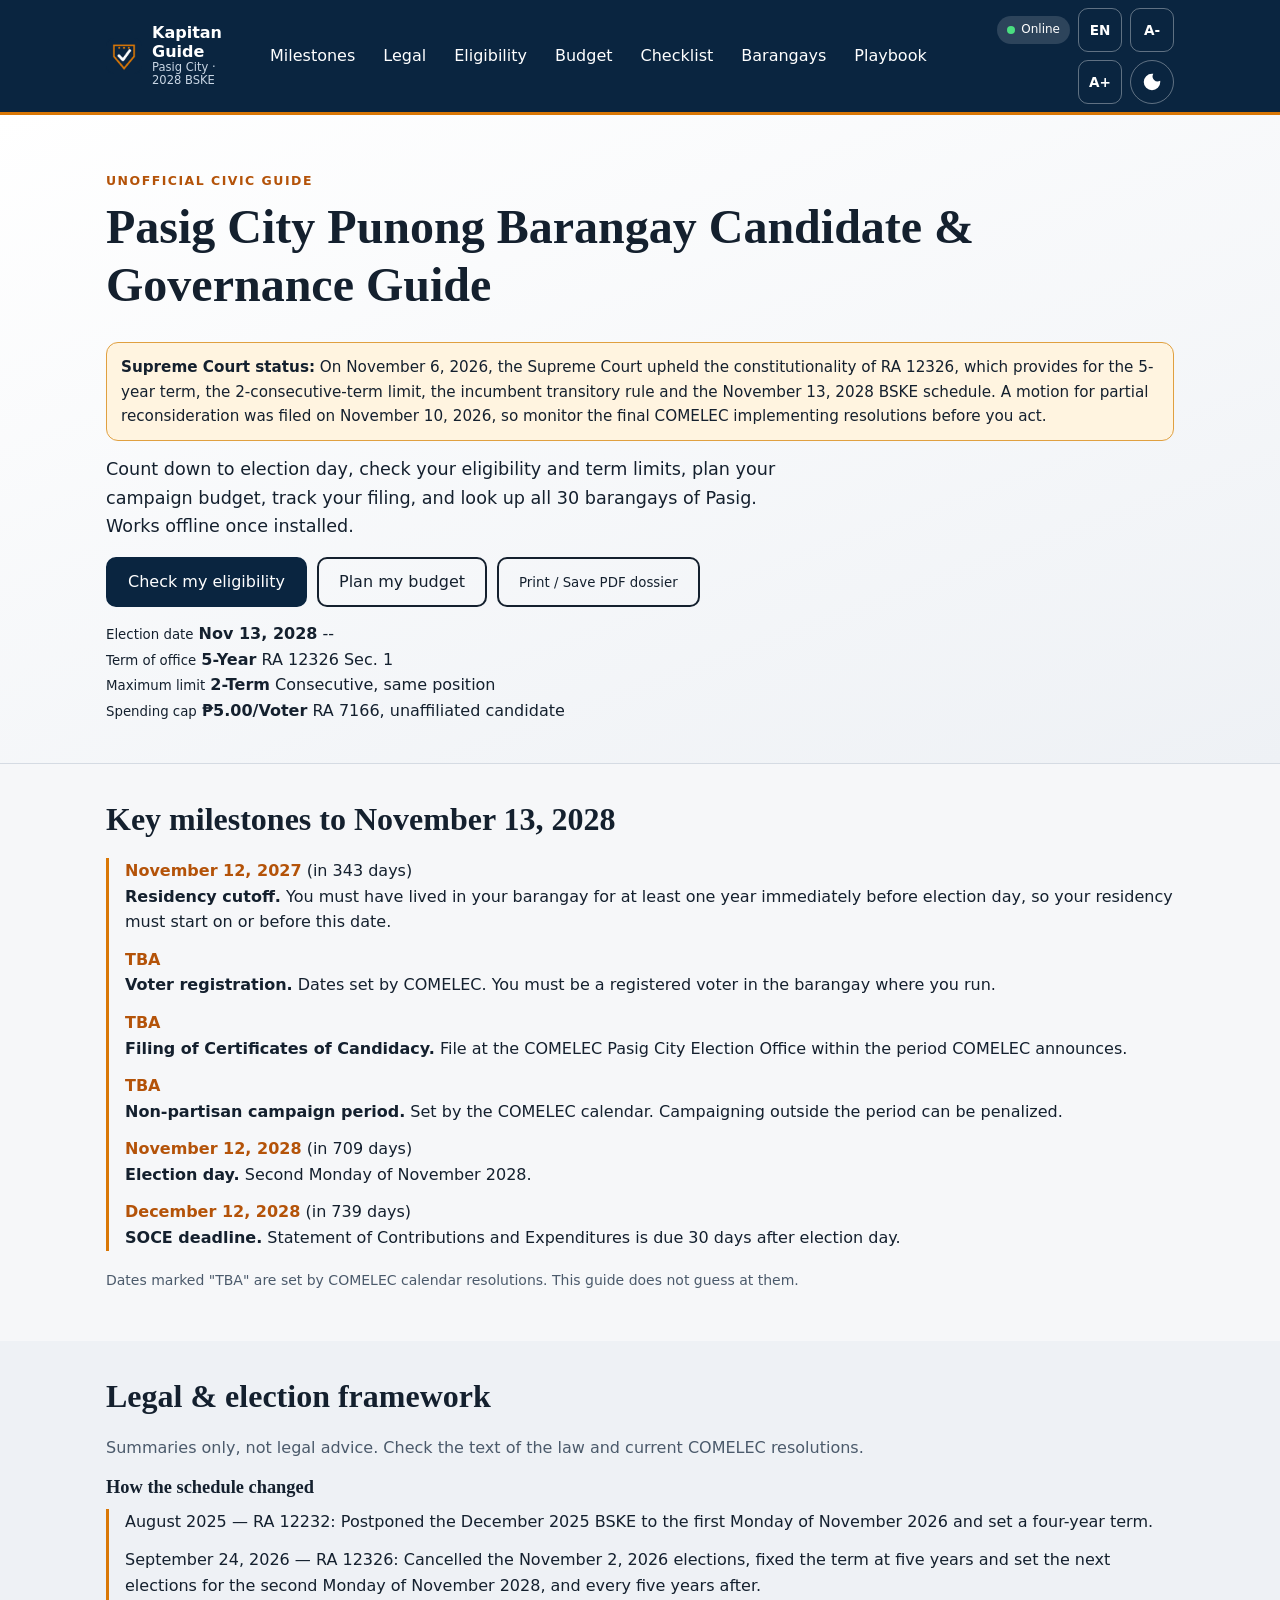
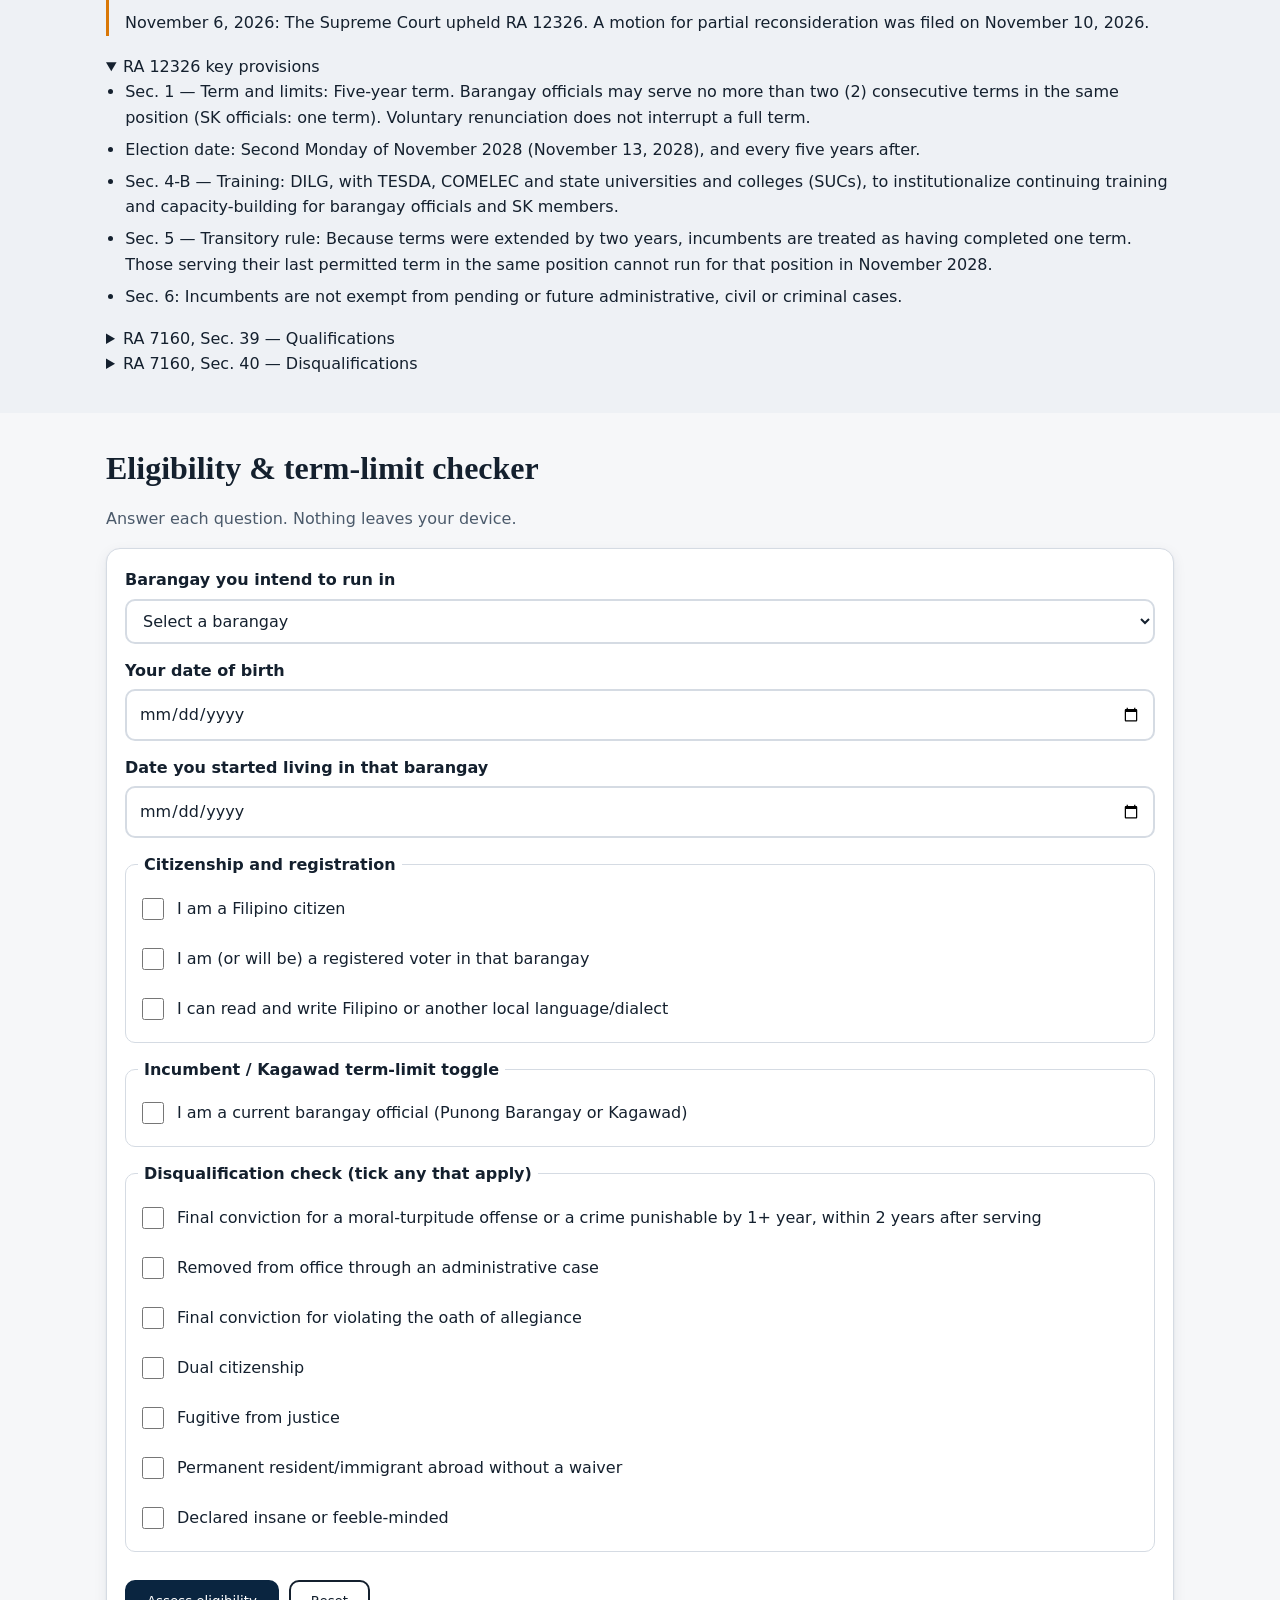
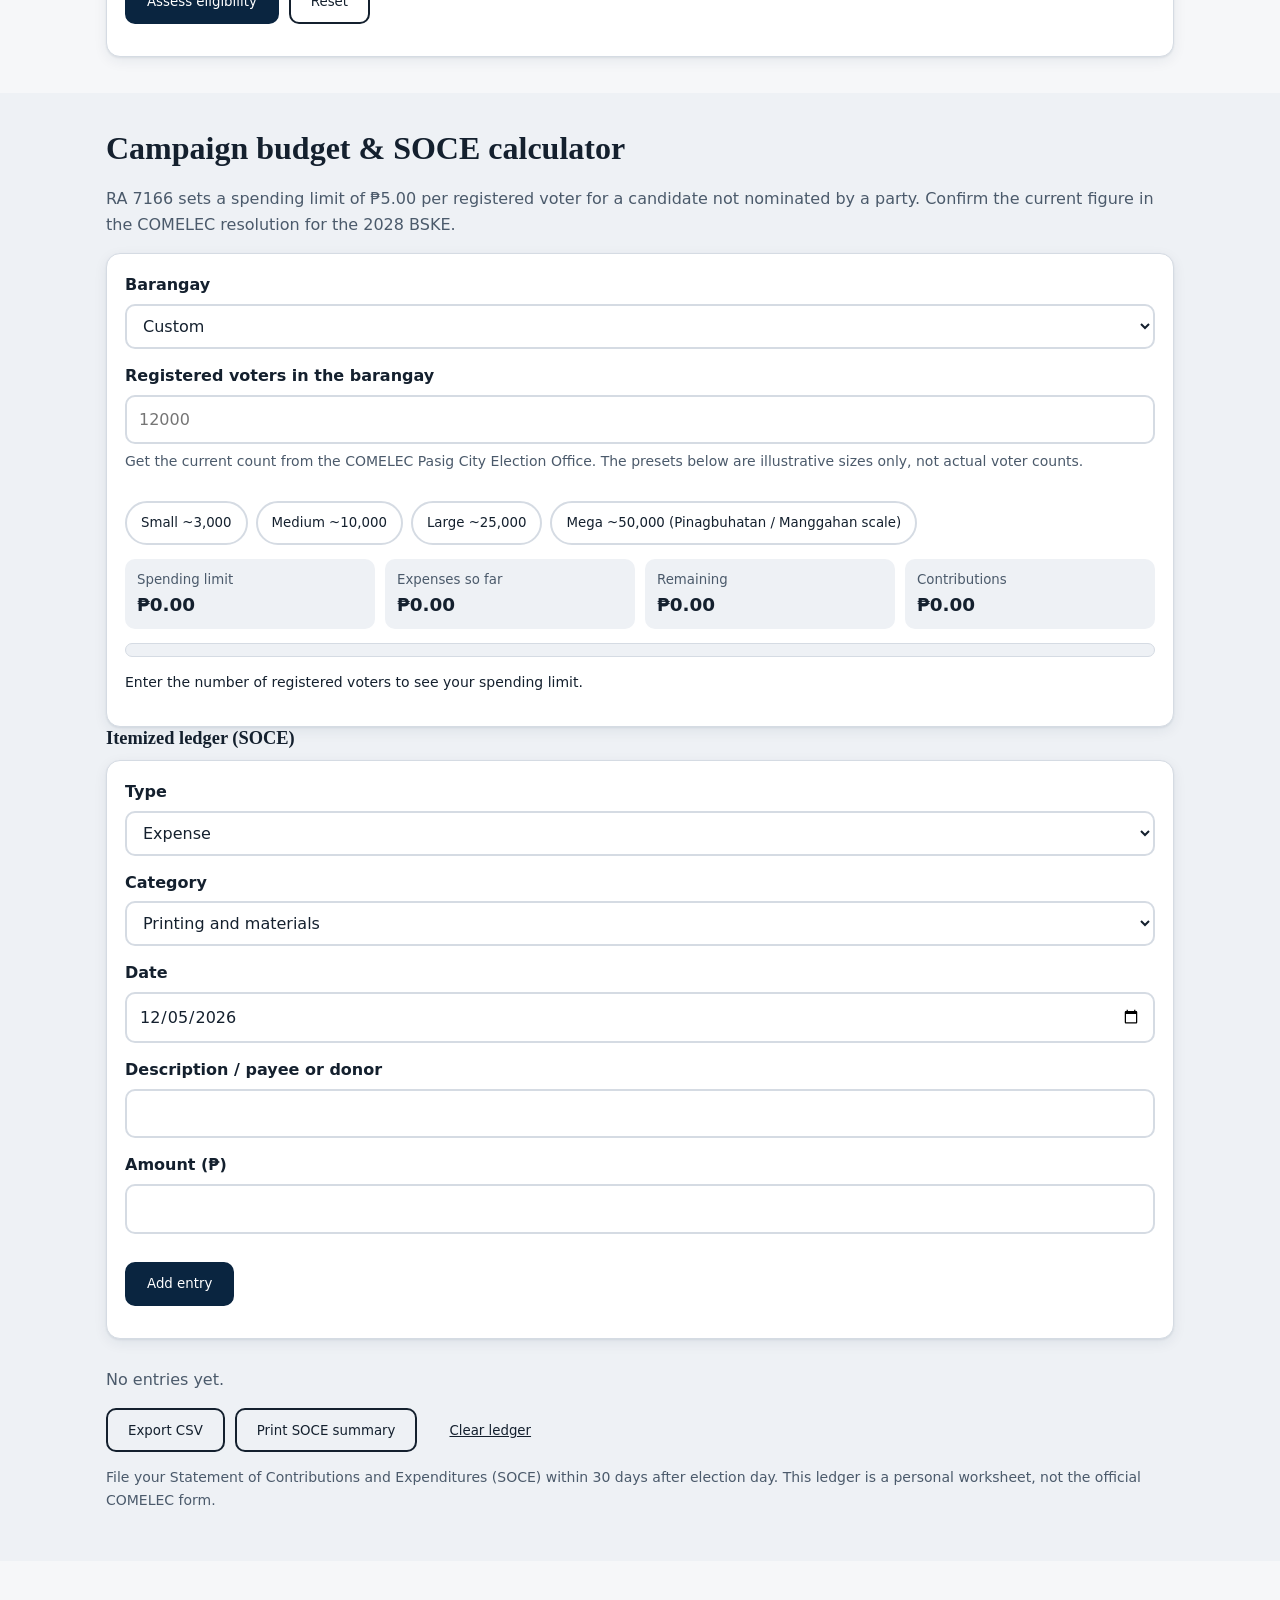
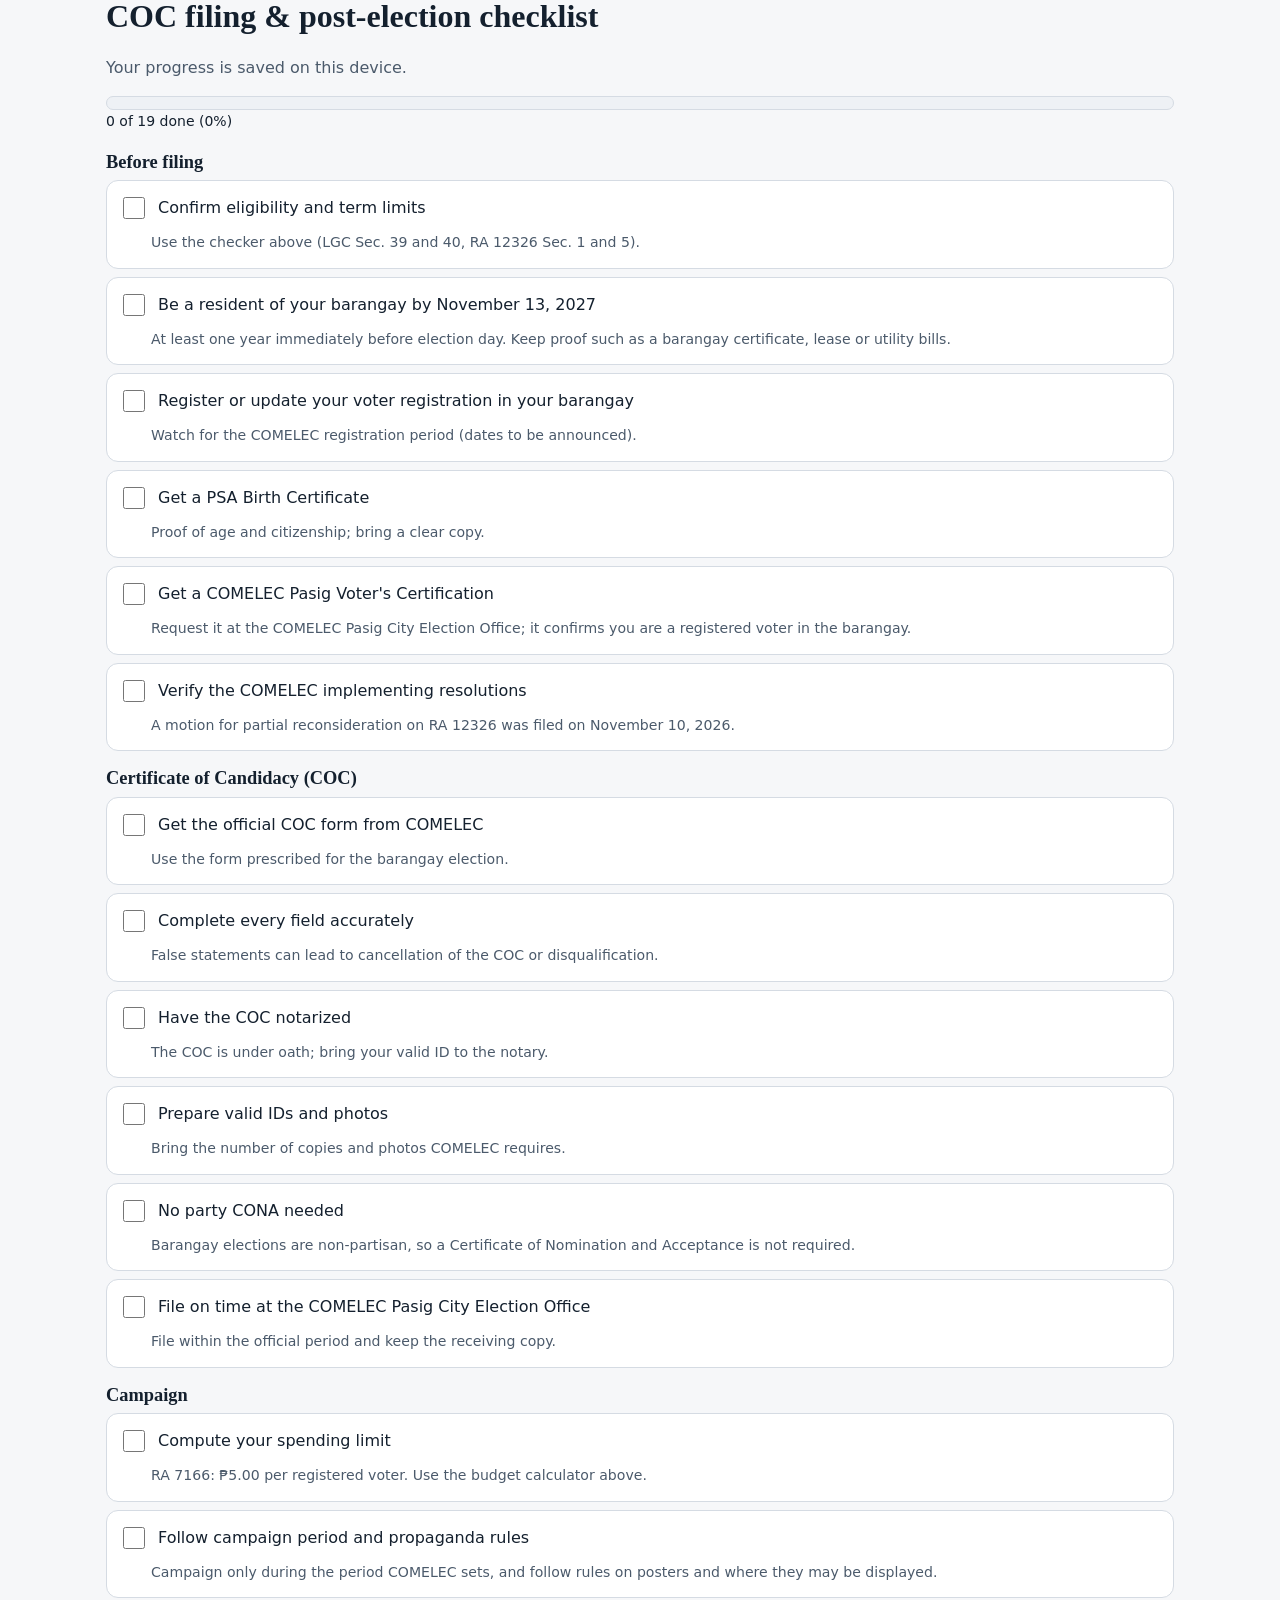
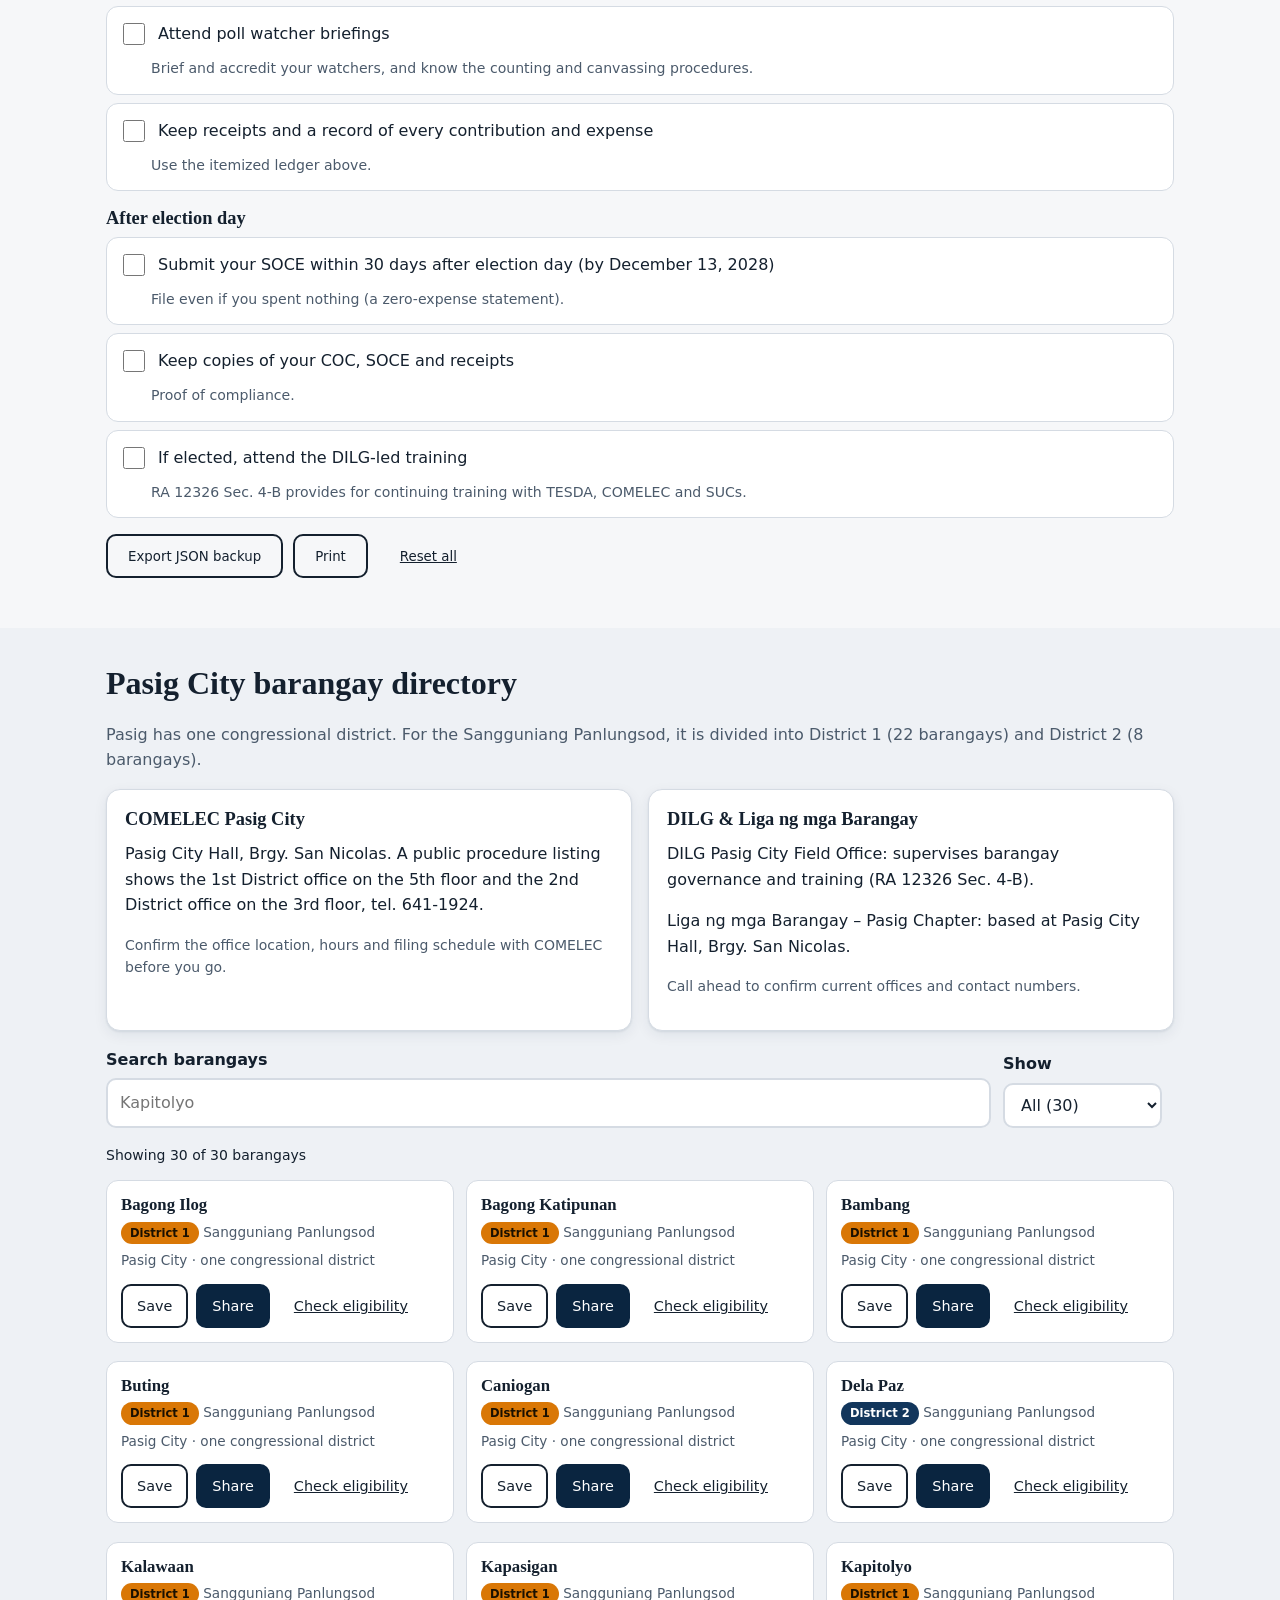
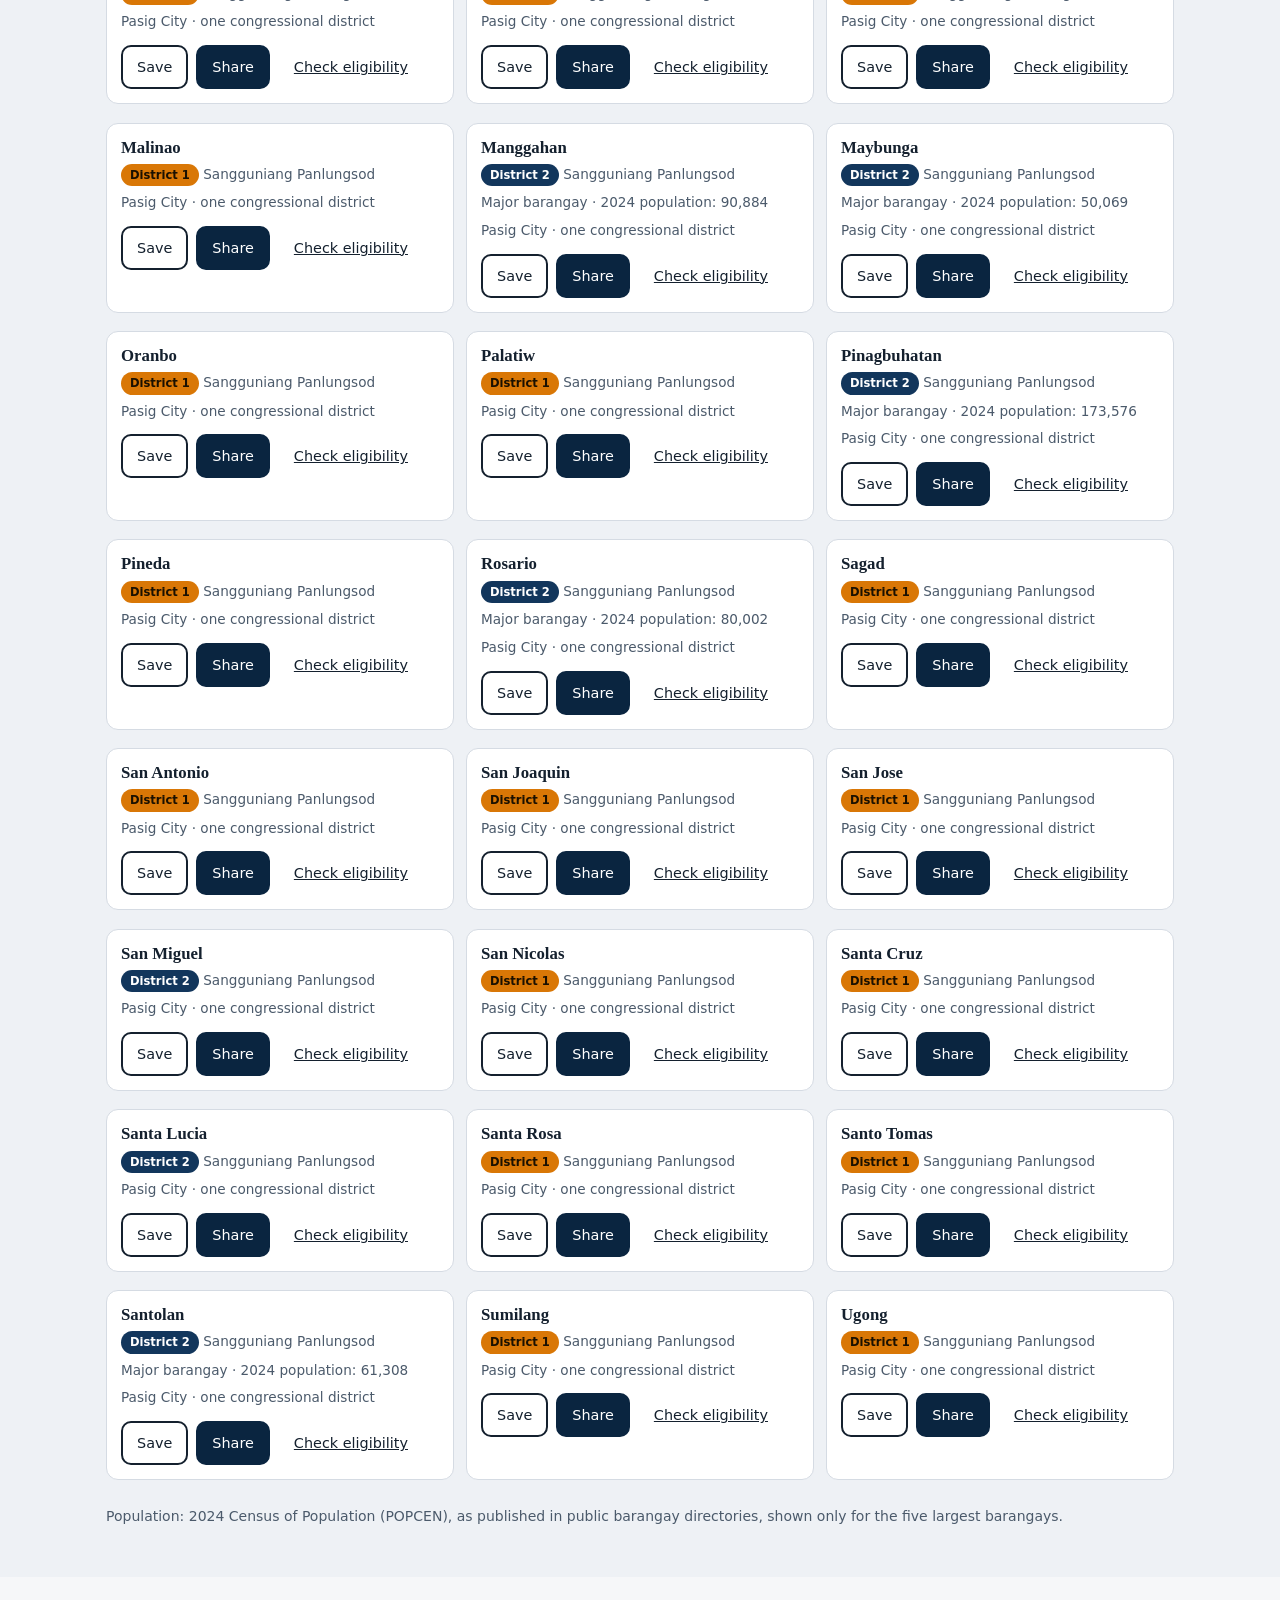
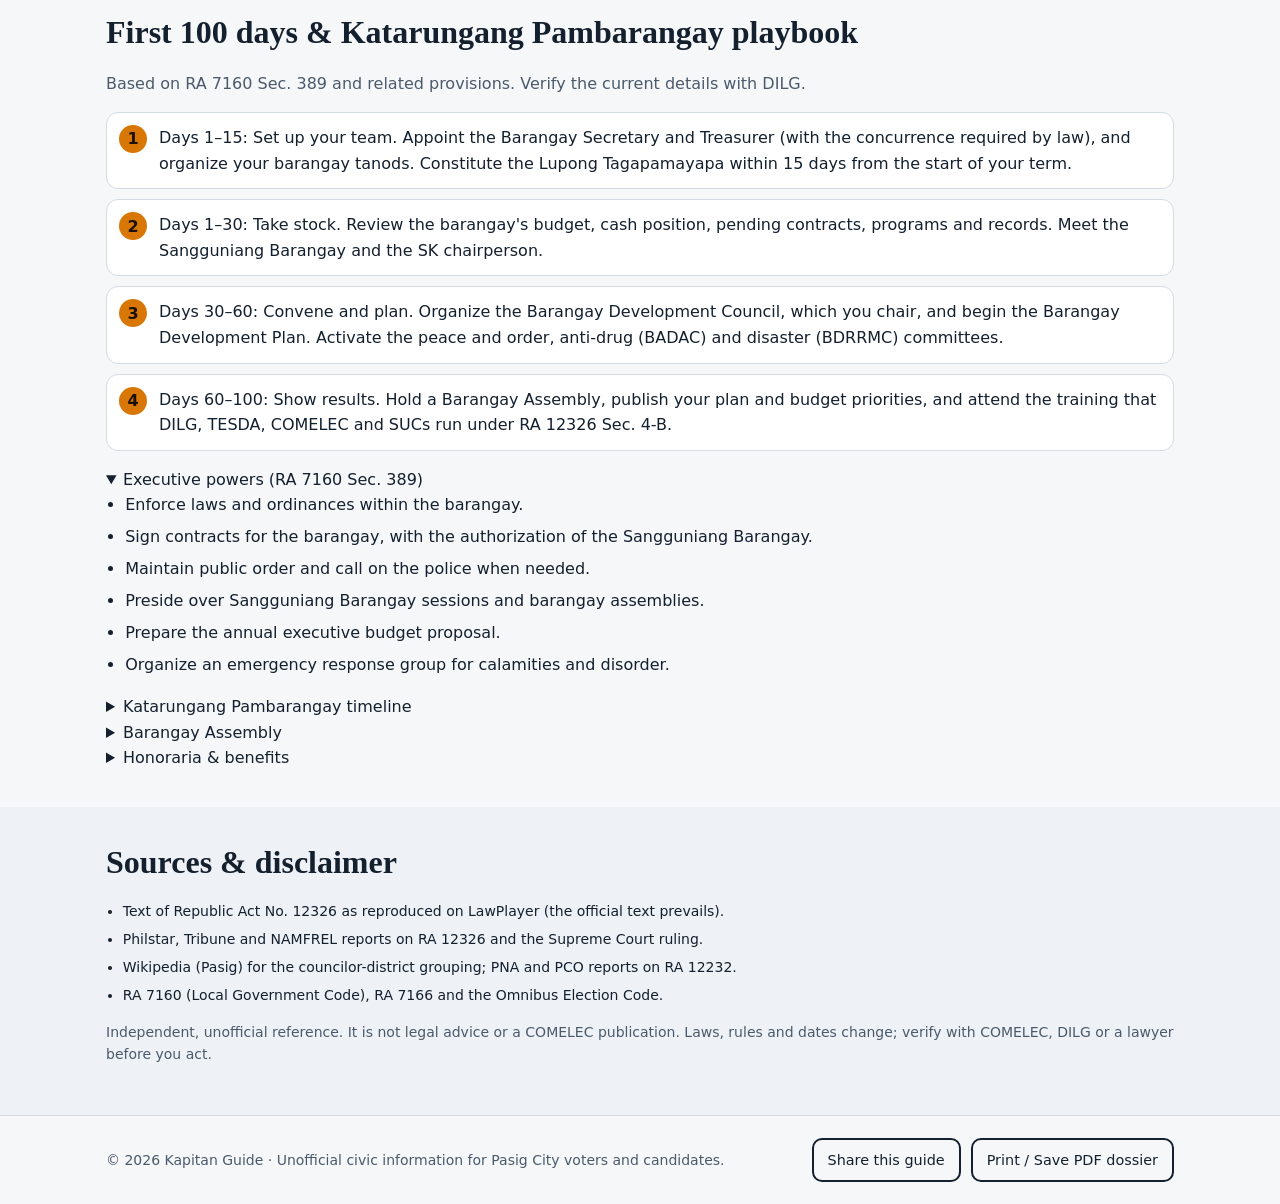
<file: index.html>
<!DOCTYPE html>
<html lang="en" data-theme="light">
<head>
<meta charset="utf-8">
<meta name="viewport" content="width=device-width, initial-scale=1, viewport-fit=cover">
<title>Pasig Punong Barangay Candidate &amp; Governance Guide (2028 BSKE)</title>
<meta name="description" content="Unofficial guide for Pasig City Punong Barangay candidates: RA 12326 (BSKE on Nov 13, 2028), countdown, eligibility and term-limit checker, campaign budget and SOCE calculator, COC checklist, 30-barangay directory.">
<link rel="canonical" href="https://githubbest729.github.io/barangaycaptainguide/">
<meta name="theme-color" content="#0A2540">
<meta name="color-scheme" content="light dark">

<link rel="manifest" href="./manifest.webmanifest">
<link rel="icon" href="./favicon.ico" sizes="any">
<link rel="icon" href="./favicon.svg" type="image/svg+xml">
<link rel="icon" type="image/png" sizes="32x32" href="./icons/favicon-32x32.png">
<link rel="icon" type="image/png" sizes="16x16" href="./icons/favicon-16x16.png">

<meta name="mobile-web-app-capable" content="yes">
<meta name="apple-mobile-web-app-capable" content="yes">
<meta name="apple-mobile-web-app-status-bar-style" content="black-translucent">
<meta name="apple-mobile-web-app-title" content="Kapitan Guide">
<link rel="apple-touch-icon" href="./apple-touch-icon.png">

<meta property="og:type" content="website">
<meta property="og:title" content="Pasig Punong Barangay Candidate &amp; Governance Guide (2028 BSKE)">
<meta property="og:description" content="Countdown, eligibility and term-limit checker, budget and SOCE calculator, and a 30-barangay directory for Pasig City.">
<meta property="og:url" content="https://githubbest729.github.io/barangaycaptainguide/">
<meta property="og:image" content="https://githubbest729.github.io/barangaycaptainguide/images/og-image.png">
<meta property="og:image:width" content="1200">
<meta property="og:image:height" content="630">
<meta property="og:locale" content="en_PH">
<meta name="twitter:card" content="summary_large_image">
<meta name="twitter:title" content="Pasig Punong Barangay Candidate &amp; Governance Guide (2028 BSKE)">
<meta name="twitter:description" content="Countdown, eligibility checker, budget and SOCE calculator, and a 30-barangay directory for Pasig City.">
<meta name="twitter:image" content="https://githubbest729.github.io/barangaycaptainguide/images/og-image.png">

<link rel="stylesheet" href="./css/styles.css">
<script>
  try {
    var t = JSON.parse(localStorage.getItem('bcg-theme') || 'null');
    if (!t) t = matchMedia('(prefers-color-scheme: dark)').matches ? 'dark' : 'light';
    document.documentElement.setAttribute('data-theme', t);
    var fs = JSON.parse(localStorage.getItem('bcg-fs') || '100');
    document.documentElement.style.fontSize = fs + '%';
  } catch (e) {}
</script>
</head>
<body>
<a class="skip" href="#main" data-i18n="skip">Skip to main content</a>

<div id="update-banner" class="banner banner-update" role="status" hidden>
  <span data-i18n="updAvail">A new version is available.</span>
  <button type="button" id="update-btn" class="btn btn-sm" data-i18n="updNow">Update now</button>
</div>

<header class="site-header" role="banner">
  <div class="header-inner">
    <a class="brand" href="#home" aria-label="Kapitan Guide" data-i18n-aria="brandAria">
      <img src="./icons/icon-96.png" width="36" height="36" alt="" class="brand-logo">
      <span class="brand-text"><strong>Kapitan Guide</strong><small>Pasig City &middot; 2028 BSKE</small></span>
    </a>
    <nav class="top-nav" aria-label="Primary" data-i18n-aria="navPrimary">
      <a href="#countdown" data-i18n="nCountdown">Milestones</a>
      <a href="#law" data-i18n="nLegal">Legal</a>
      <a href="#eligibility" data-i18n="nEligible">Eligibility</a>
      <a href="#budget" data-i18n="nBudget">Budget</a>
      <a href="#checklist" data-i18n="nChecklist">Checklist</a>
      <a href="#directory" data-i18n="nBarangays">Barangays</a>
      <a href="#playbook" data-i18n="nPlaybook">Playbook</a>
    </nav>
    <div class="header-actions">
      <span id="net-badge" class="net-badge online" role="status" aria-live="polite"><span class="dot" aria-hidden="true"></span><span id="net-text">Online</span></span>
      <button type="button" id="lang-toggle" class="icon-btn txt-btn" aria-label="Switch language to Filipino">EN</button>
      <button type="button" id="fs-down" class="icon-btn txt-btn" aria-label="Decrease text size" data-i18n-aria="fsDown">A-</button>
      <button type="button" id="fs-up" class="icon-btn txt-btn" aria-label="Increase text size" data-i18n-aria="fsUp">A+</button>
      <button type="button" id="theme-toggle" class="icon-btn" aria-label="Toggle dark mode" data-i18n-aria="themeAria" aria-pressed="false">
        <svg viewBox="0 0 24 24" width="22" height="22" aria-hidden="true"><path fill="currentColor" d="M12 3a9 9 0 1 0 9 9c0-.5 0-1-.1-1.4A5.5 5.5 0 0 1 13.4 3.1C13 3 12.5 3 12 3z"/></svg>
      </button>
    </div>
  </div>
</header>

<div id="install-banner" class="banner banner-install" hidden>
  <span data-i18n="instMsg">Install this guide for offline use.</span>
  <span class="banner-actions">
    <button type="button" id="install-btn" class="btn btn-sm" data-i18n="instBtn">Install</button>
    <button type="button" id="install-dismiss" class="btn btn-sm btn-ghost" data-i18n="notNow">Not now</button>
  </span>
</div>

<main id="main" tabindex="-1">

<section id="home" class="hero">
  <div class="wrap">
    <p class="eyebrow" data-i18n="eyebrow">Unofficial civic guide</p>
    <h1 data-i18n="h1">Pasig City Punong Barangay Candidate &amp; Governance Guide</h1>
    <div class="alert alert-warn" role="note">
      <strong data-i18n="scTitle">Supreme Court status:</strong>
      <span data-i18n="scBody">On November 6, 2026, the Supreme Court upheld the constitutionality of RA 12326, which provides for the 5-year term, the 2-consecutive-term limit, the incumbent transitory rule and the November 13, 2028 BSKE schedule. A motion for partial reconsideration was filed on November 10, 2026, so monitor the final COMELEC implementing resolutions before you act.</span>
    </div>
    <p class="lead" data-i18n="lead">Count down to election day, check your eligibility and term limits, plan your campaign budget, track your filing, and look up all 30 barangays of Pasig. Works offline once installed.</p>
    <div class="cta-row">
      <a class="btn" href="#eligibility" data-i18n="ctaElig">Check my eligibility</a>
      <a class="btn btn-outline" href="#budget" data-i18n="ctaBudget">Plan my budget</a>
      <button type="button" class="btn btn-outline no-print" id="print-dossier" data-i18n="printDossier">Print / Save PDF dossier</button>
    </div>
    <div class="bento" role="group" aria-label="Key facts" data-i18n-aria="bentoAria">
      <div class="bento-card hl">
        <small data-i18n="bElecL">Election date</small>
        <strong>Nov 13, 2028</strong>
        <span class="cd-line" id="cd-line" role="timer" aria-live="off">--</span>
      </div>
      <div class="bento-card">
        <small data-i18n="bTermL">Term of office</small>
        <strong data-i18n="bTermV">5-Year</strong>
        <span class="lbl" data-i18n="bTermS">RA 12326 Sec. 1</span>
      </div>
      <div class="bento-card">
        <small data-i18n="bLimL">Maximum limit</small>
        <strong data-i18n="bLimV">2-Term</strong>
        <span class="lbl" data-i18n="bLimS">Consecutive, same position</span>
      </div>
      <div class="bento-card">
        <small data-i18n="bCapL">Spending cap</small>
        <strong>&#8369;5.00/<span data-i18n="bCapV">Voter</span></strong>
        <span class="lbl" data-i18n="bCapS">RA 7166, unaffiliated candidate</span>
      </div>
    </div>
  </div>
</section>

<section id="countdown" class="section" aria-labelledby="cd-h">
  <div class="wrap">
    <h2 id="cd-h" data-i18n="cdH">Key milestones to November 13, 2028</h2>
    <ol class="timeline" id="ms-list"></ol>
    <p class="small muted" data-i18n="msNote">Dates marked "TBA" are set by COMELEC calendar resolutions. This guide does not guess at them.</p>
  </div>
</section>

<section id="law" class="section alt" aria-labelledby="law-h">
  <div class="wrap">
    <h2 id="law-h" data-i18n="lawH">Legal &amp; election framework</h2>
    <p class="muted" data-i18n="lawSub">Summaries only, not legal advice. Check the text of the law and current COMELEC resolutions.</p>
    <h3 data-i18n="schedH">How the schedule changed</h3>
    <ol class="timeline">
      <li data-i18n="sched1"><strong>August 2025 &mdash; RA 12232:</strong> Postponed the December 2025 BSKE to the first Monday of November 2026 and set a four-year term.</li>
      <li data-i18n="sched2"><strong>September 24, 2026 &mdash; RA 12326:</strong> Cancelled the November 2, 2026 elections, fixed the term at five years and set the next elections for the second Monday of November 2028, and every five years after.</li>
      <li data-i18n="sched3"><strong>November 6, 2026:</strong> The Supreme Court upheld RA 12326. A motion for partial reconsideration was filed on November 10, 2026.</li>
    </ol>

    <details class="acc" open>
      <summary data-i18n="accRA">RA 12326 key provisions</summary>
      <div class="acc-body"><ul>
        <li data-i18n="ra1"><strong>Sec. 1 &mdash; Term and limits:</strong> Five-year term. Barangay officials may serve no more than <strong>two (2) consecutive terms</strong> in the same position (SK officials: one term). Voluntary renunciation does not interrupt a full term.</li>
        <li data-i18n="ra2"><strong>Election date:</strong> Second Monday of November 2028 (November 13, 2028), and every five years after.</li>
        <li data-i18n="ra3"><strong>Sec. 4-B &mdash; Training:</strong> DILG, with TESDA, COMELEC and state universities and colleges (SUCs), to institutionalize continuing training and capacity-building for barangay officials and SK members.</li>
        <li data-i18n="ra4"><strong>Sec. 5 &mdash; Transitory rule:</strong> Because terms were extended by two years, incumbents are treated as having completed one term. Those serving their last permitted term in the same position cannot run for that position in November 2028.</li>
        <li data-i18n="ra5"><strong>Sec. 6:</strong> Incumbents are not exempt from pending or future administrative, civil or criminal cases.</li>
      </ul></div>
    </details>
    <details class="acc">
      <summary data-i18n="accS39">RA 7160, Sec. 39 &mdash; Qualifications</summary>
      <div class="acc-body"><ul class="ticks">
        <li data-i18n="q1">Citizen of the Philippines.</li>
        <li data-i18n="q2">Registered voter in the barangay where you will run.</li>
        <li data-i18n="q3">Resident of that barangay for at least one (1) year immediately before election day (cutoff: <strong>November 13, 2027</strong>).</li>
        <li data-i18n="q4">Able to read and write Filipino or any other local language or dialect.</li>
        <li data-i18n="q5">At least 18 years old on election day.</li>
      </ul></div>
    </details>
    <details class="acc">
      <summary data-i18n="accS40">RA 7160, Sec. 40 &mdash; Disqualifications</summary>
      <div class="acc-body"><ul class="cross">
        <li data-i18n="d1">Final sentence for a moral-turpitude offense, or one punishable by 1+ year imprisonment, within two years after serving.</li>
        <li data-i18n="d2">Removed from office through an administrative case.</li>
        <li data-i18n="d3">Final conviction for violating the oath of allegiance.</li>
        <li data-i18n="d4">Dual citizenship.</li>
        <li data-i18n="d5">Fugitive from justice.</li>
        <li data-i18n="d6">Permanent resident or immigrant abroad, without the required waiver.</li>
        <li data-i18n="d7">Insane or feeble-minded.</li>
      </ul>
      <p class="small muted" data-i18n="dNote">The Omnibus Election Code adds other grounds. Barangay elections are non-partisan.</p></div>
    </details>
  </div>
</section>

<section id="eligibility" class="section" aria-labelledby="el-h">
  <div class="wrap">
    <h2 id="el-h" data-i18n="elH">Eligibility &amp; term-limit checker</h2>
    <p class="muted" data-i18n="elSub">Answer each question. Nothing leaves your device.</p>
    <form id="el-form" class="card form" novalidate>
      <div class="field">
        <label for="el-barangay" data-i18n="elBrgy">Barangay you intend to run in</label>
        <select id="el-barangay" required><option value="" data-i18n="elSelect">Select a barangay</option></select>
      </div>
      <div class="field">
        <label for="el-dob" data-i18n="elDob">Your date of birth</label>
        <input type="date" id="el-dob" required>
      </div>
      <div class="field">
        <label for="el-since" data-i18n="elSince">Date you started living in that barangay</label>
        <input type="date" id="el-since" required>
      </div>
      <fieldset class="field">
        <legend data-i18n="elLegend1">Citizenship and registration</legend>
        <label class="check"><input type="checkbox" id="el-citizen"> <span data-i18n="elCit">I am a Filipino citizen</span></label>
        <label class="check"><input type="checkbox" id="el-voter"> <span data-i18n="elVot">I am (or will be) a registered voter in that barangay</span></label>
        <label class="check"><input type="checkbox" id="el-literate"> <span data-i18n="elLit">I can read and write Filipino or another local language/dialect</span></label>
      </fieldset>
      <fieldset class="field">
        <legend data-i18n="elLegend2">Incumbent / Kagawad term-limit toggle</legend>
        <label class="check"><input type="checkbox" id="el-incumbent"> <span data-i18n="elInc">I am a current barangay official (Punong Barangay or Kagawad)</span></label>
        <div id="el-inc-box" hidden>
          <label for="el-terms" data-i18n="elTerms">Full consecutive terms you completed in the position you want to run for (before your current extended term)</label>
          <select id="el-terms">
            <option value="0" data-i18n="elT0">0 - first elected in 2023</option>
            <option value="1">1</option>
            <option value="2">2</option>
            <option value="3" data-i18n="elT3">3 or more</option>
          </select>
          <p class="small muted" data-i18n="elIncNote">Under RA 12326 Sec. 5, your current extended term counts as a completed term, and the limit is two consecutive terms in the same position. Terms in a different position (for example Kagawad then Punong Barangay) are counted separately.</p>
        </div>
      </fieldset>
      <fieldset class="field">
        <legend data-i18n="elLegend3">Disqualification check (tick any that apply)</legend>
        <label class="check"><input type="checkbox" class="el-dq" data-k="dq1"> <span data-i18n="dq1">Final conviction for a moral-turpitude offense or a crime punishable by 1+ year, within 2 years after serving</span></label>
        <label class="check"><input type="checkbox" class="el-dq" data-k="dq2"> <span data-i18n="dq2">Removed from office through an administrative case</span></label>
        <label class="check"><input type="checkbox" class="el-dq" data-k="dq3"> <span data-i18n="dq3">Final conviction for violating the oath of allegiance</span></label>
        <label class="check"><input type="checkbox" class="el-dq" data-k="dq4"> <span data-i18n="dq4">Dual citizenship</span></label>
        <label class="check"><input type="checkbox" class="el-dq" data-k="dq5"> <span data-i18n="dq5">Fugitive from justice</span></label>
        <label class="check"><input type="checkbox" class="el-dq" data-k="dq6"> <span data-i18n="dq6">Permanent resident/immigrant abroad without a waiver</span></label>
        <label class="check"><input type="checkbox" class="el-dq" data-k="dq7"> <span data-i18n="dq7">Declared insane or feeble-minded</span></label>
      </fieldset>
      <div class="btn-row">
        <button type="submit" class="btn" data-i18n="assess">Assess eligibility</button>
        <button type="reset" class="btn btn-outline" id="el-reset" data-i18n="reset">Reset</button>
      </div>
    </form>
    <div id="el-result" class="result" role="status" aria-live="polite" tabindex="-1" hidden></div>
  </div>
</section>

<section id="budget" class="section alt" aria-labelledby="bg-h">
  <div class="wrap">
    <h2 id="bg-h" data-i18n="bgH">Campaign budget &amp; SOCE calculator</h2>
    <p class="muted" data-i18n="bgSub">RA 7166 sets a spending limit of <strong>&#8369;5.00 per registered voter</strong> for a candidate not nominated by a party. Confirm the current figure in the COMELEC resolution for the 2028 BSKE.</p>
    <div class="card form">
      <div class="field">
        <label for="calc-brgy" data-i18n="bgBrgy">Barangay</label>
        <select id="calc-brgy"><option value="" data-i18n="bgCustom">Custom</option></select>
      </div>
      <div class="field">
        <label for="calc-voters" data-i18n="bgVoters">Registered voters in the barangay</label>
        <input type="number" id="calc-voters" min="0" step="1" inputmode="numeric" placeholder="12000">
        <p class="small muted" data-i18n="bgVotersNote">Get the current count from the COMELEC Pasig City Election Office. The presets below are illustrative sizes only, not actual voter counts.</p>
      </div>
      <div class="chip-row" role="group" aria-label="Voter count presets" data-i18n-aria="presetAria">
        <button type="button" class="chip" data-voters="3000" data-i18n="pSmall">Small ~3,000</button>
        <button type="button" class="chip" data-voters="10000" data-i18n="pMed">Medium ~10,000</button>
        <button type="button" class="chip" data-voters="25000" data-i18n="pLarge">Large ~25,000</button>
        <button type="button" class="chip" data-voters="50000" data-i18n="pMega">Mega ~50,000 (Pinagbuhatan / Manggahan scale)</button>
      </div>
      <div class="budget-sum" aria-live="polite">
        <div><small data-i18n="sLimit">Spending limit</small><strong id="b-limit">&#8369;0.00</strong></div>
        <div><small data-i18n="sSpent">Expenses so far</small><strong id="b-spent">&#8369;0.00</strong></div>
        <div><small data-i18n="sLeft">Remaining</small><strong id="b-left">&#8369;0.00</strong></div>
        <div><small data-i18n="sContrib">Contributions</small><strong id="b-contrib">&#8369;0.00</strong></div>
      </div>
      <div class="progress" role="progressbar" aria-valuemin="0" aria-valuemax="100" aria-valuenow="0" aria-label="Share of spending limit used" data-i18n-aria="bAria" id="b-bar"><span id="b-fill"></span></div>
      <p class="small" id="b-msg" role="status"></p>
    </div>

    <h3 data-i18n="ledgerH">Itemized ledger (SOCE)</h3>
    <form id="tx-form" class="card form" novalidate>
      <div class="field"><label for="tx-type" data-i18n="txType">Type</label>
        <select id="tx-type"><option value="expense" data-i18n="tExpense">Expense</option><option value="contribution" data-i18n="tContrib">Contribution received</option></select></div>
      <div class="field"><label for="tx-cat" data-i18n="txCat">Category</label>
        <select id="tx-cat">
          <option value="print" data-i18n="cPrint">Printing and materials</option>
          <option value="media" data-i18n="cMedia">Media and advertising</option>
          <option value="events" data-i18n="cEvents">Events and venue</option>
          <option value="transport" data-i18n="cTransport">Transport and food</option>
          <option value="staff" data-i18n="cStaff">Staff and watchers</option>
          <option value="other" data-i18n="cOther">Other</option>
        </select></div>
      <div class="field"><label for="tx-date" data-i18n="txDate">Date</label><input type="date" id="tx-date" required></div>
      <div class="field"><label for="tx-desc" data-i18n="txDesc">Description / payee or donor</label><input type="text" id="tx-desc" maxlength="120" required></div>
      <div class="field"><label for="tx-amt" data-i18n="txAmt">Amount (&#8369;)</label><input type="number" id="tx-amt" min="0.01" step="0.01" inputmode="decimal" required></div>
      <div class="btn-row"><button type="submit" class="btn" data-i18n="txAdd">Add entry</button></div>
      <p id="tx-err" class="small err" role="alert" hidden></p>
    </form>
    <div class="table-wrap"><table class="tx-table" id="tx-table">
      <caption class="sr-only" data-i18n="txCap">Itemized contributions and expenses</caption>
      <thead><tr><th scope="col" data-i18n="thDate">Date</th><th scope="col" data-i18n="thType">Type</th><th scope="col" data-i18n="thCat">Category</th><th scope="col" data-i18n="thDesc">Description</th><th scope="col" class="num" data-i18n="thAmt">Amount</th><th scope="col" class="no-print"><span class="sr-only" data-i18n="thRemove">Remove</span></th></tr></thead>
      <tbody id="tx-body"></tbody>
    </table></div>
    <p id="tx-empty" class="muted" data-i18n="txEmpty">No entries yet.</p>
    <div class="btn-row no-print">
      <button type="button" class="btn btn-outline" id="tx-csv" data-i18n="txCsv">Export CSV</button>
      <button type="button" class="btn btn-outline" id="tx-print" data-i18n="txPrint">Print SOCE summary</button>
      <button type="button" class="btn btn-ghost" id="tx-clear" data-i18n="txClear">Clear ledger</button>
    </div>
    <p class="small muted" data-i18n="soceNote">File your Statement of Contributions and Expenditures (SOCE) within <strong>30 days after election day</strong>. This ledger is a personal worksheet, not the official COMELEC form.</p>
  </div>
</section>

<section id="checklist" class="section" aria-labelledby="ck-h">
  <div class="wrap">
    <h2 id="ck-h" data-i18n="ckH">COC filing &amp; post-election checklist</h2>
    <p class="muted" data-i18n="ckSub">Your progress is saved on this device.</p>
    <div class="progress-wrap">
      <div class="progress" role="progressbar" aria-valuemin="0" aria-valuemax="100" aria-valuenow="0" aria-label="Checklist progress" data-i18n-aria="ckAria" id="ck-bar"><span id="ck-fill"></span></div>
      <p id="ck-label" class="small"></p>
    </div>
    <div id="ck-list"></div>
    <div class="btn-row no-print">
      <button type="button" class="btn btn-outline" id="ck-json" data-i18n="ckJson">Export JSON backup</button>
      <button type="button" class="btn btn-outline" id="ck-print" data-i18n="ckPrint">Print</button>
      <button type="button" class="btn btn-ghost" id="ck-reset" data-i18n="ckReset">Reset all</button>
    </div>
  </div>
</section>

<section id="directory" class="section alt" aria-labelledby="dir-h">
  <div class="wrap">
    <h2 id="dir-h" data-i18n="dirH">Pasig City barangay directory</h2>
    <p class="muted" data-i18n="dirSub">Pasig has <strong>one congressional district</strong>. For the Sangguniang Panlungsod, it is divided into <strong>District 1 (22 barangays)</strong> and <strong>District 2 (8 barangays)</strong>.</p>
    <div class="grid two">
      <article class="card"><h3 data-i18n="comH">COMELEC Pasig City</h3>
        <p data-i18n="comP1">Pasig City Hall, Brgy. San Nicolas. A public procedure listing shows the 1st District office on the 5th floor and the 2nd District office on the 3rd floor, tel. 641-1924.</p>
        <p class="small muted" data-i18n="comP2">Confirm the office location, hours and filing schedule with COMELEC before you go.</p></article>
      <article class="card"><h3 data-i18n="dilgH">DILG &amp; Liga ng mga Barangay</h3>
        <p data-i18n="dilgP1"><strong>DILG Pasig City Field Office:</strong> supervises barangay governance and training (RA 12326 Sec. 4-B).</p>
        <p data-i18n="dilgP2"><strong>Liga ng mga Barangay &ndash; Pasig Chapter:</strong> based at Pasig City Hall, Brgy. San Nicolas.</p>
        <p class="small muted" data-i18n="dilgP3">Call ahead to confirm current offices and contact numbers.</p></article>
    </div>
    <div class="toolbar">
      <div class="field">
        <label for="dir-search" data-i18n="dirSearch">Search barangays</label>
        <input type="search" id="dir-search" autocomplete="off" placeholder="Kapitolyo" data-i18n-ph="dirPh">
      </div>
      <div class="field">
        <label for="dir-filter" data-i18n="dirShow">Show</label>
        <select id="dir-filter">
          <option value="all" data-i18n="fAll">All (30)</option>
          <option value="1" data-i18n="fD1">District 1 (22)</option>
          <option value="2" data-i18n="fD2">District 2 (8)</option>
          <option value="saved" data-i18n="fSaved">Saved by me</option>
        </select>
      </div>
    </div>
    <p id="dir-count" class="small" role="status" aria-live="polite"></p>
    <ul id="dir-list" class="dir-grid"></ul>
    <p class="small muted" data-i18n="dirPop">Population: 2024 Census of Population (POPCEN), as published in public barangay directories, shown only for the five largest barangays.</p>
  </div>
</section>

<section id="playbook" class="section" aria-labelledby="pb-h">
  <div class="wrap">
    <h2 id="pb-h" data-i18n="pbH">First 100 days &amp; Katarungang Pambarangay playbook</h2>
    <p class="muted" data-i18n="pbSub">Based on RA 7160 Sec. 389 and related provisions. Verify the current details with DILG.</p>
    <ol class="steps">
      <li data-i18n="pb1"><strong>Days 1&ndash;15: Set up your team.</strong> Appoint the Barangay Secretary and Treasurer (with the concurrence required by law), and organize your barangay tanods. Constitute the <em>Lupong Tagapamayapa</em> within 15 days from the start of your term.</li>
      <li data-i18n="pb2"><strong>Days 1&ndash;30: Take stock.</strong> Review the barangay's budget, cash position, pending contracts, programs and records. Meet the Sangguniang Barangay and the SK chairperson.</li>
      <li data-i18n="pb3"><strong>Days 30&ndash;60: Convene and plan.</strong> Organize the Barangay Development Council, which you chair, and begin the Barangay Development Plan. Activate the peace and order, anti-drug (BADAC) and disaster (BDRRMC) committees.</li>
      <li data-i18n="pb4"><strong>Days 60&ndash;100: Show results.</strong> Hold a Barangay Assembly, publish your plan and budget priorities, and attend the training that DILG, TESDA, COMELEC and SUCs run under RA 12326 Sec. 4-B.</li>
    </ol>
    <details class="acc" open>
      <summary data-i18n="accS389">Executive powers (RA 7160 Sec. 389)</summary>
      <div class="acc-body"><ul>
        <li data-i18n="e1">Enforce laws and ordinances within the barangay.</li>
        <li data-i18n="e2">Sign contracts for the barangay, with the authorization of the Sangguniang Barangay.</li>
        <li data-i18n="e3">Maintain public order and call on the police when needed.</li>
        <li data-i18n="e4">Preside over Sangguniang Barangay sessions and barangay assemblies.</li>
        <li data-i18n="e5">Prepare the annual executive budget proposal.</li>
        <li data-i18n="e6">Organize an emergency response group for calamities and disorder.</li>
      </ul></div>
    </details>
    <details class="acc">
      <summary data-i18n="accKP">Katarungang Pambarangay timeline</summary>
      <div class="acc-body">
        <ol>
          <li data-i18n="kp1"><strong>15 days:</strong> mediation by the Punong Barangay.</li>
          <li data-i18n="kp2"><strong>15 days:</strong> conciliation by the <em>Pangkat ng Tagapagkasundo</em> if mediation fails (extendable by up to 15 more days).</li>
          <li data-i18n="kp3"><strong>10 days:</strong> a settlement becomes final and executory unless repudiated.</li>
        </ol>
        <p class="small muted" data-i18n="kpNote">Some disputes are exempt, for example those between residents of different cities, or offenses punishable by more than one year of imprisonment or a fine above &#8369;5,000.</p>
      </div>
    </details>
    <details class="acc">
      <summary data-i18n="accAsm">Barangay Assembly</summary>
      <div class="acc-body"><p data-i18n="asm">The Barangay Assembly, made up of residents who are registered voters, meets <strong>at least twice a year</strong>. You call it to order and report on the barangay's finances and programs.</p></div>
    </details>
    <details class="acc">
      <summary data-i18n="accHon">Honoraria &amp; benefits</summary>
      <div class="acc-body"><p data-i18n="hon">Barangay officials receive <strong>honoraria</strong> fixed by the Sangguniang Panlungsod within the law, plus statutory benefits. Ask the City Treasurer or DILG for the current rates, since they change by ordinance and circular.</p></div>
    </details>
  </div>
</section>

<section class="section alt" aria-labelledby="src-h">
  <div class="wrap">
    <h2 id="src-h" data-i18n="srcH">Sources &amp; disclaimer</h2>
    <ul class="small">
      <li data-i18n="src1">Text of Republic Act No. 12326 as reproduced on LawPlayer (the official text prevails).</li>
      <li data-i18n="src2">Philstar, Tribune and NAMFREL reports on RA 12326 and the Supreme Court ruling.</li>
      <li data-i18n="src3">Wikipedia (Pasig) for the councilor-district grouping; PNA and PCO reports on RA 12232.</li>
      <li data-i18n="src4">RA 7160 (Local Government Code), RA 7166 and the Omnibus Election Code.</li>
    </ul>
    <p class="small muted" data-i18n="disc">Independent, unofficial reference. It is not legal advice or a COMELEC publication. Laws, rules and dates change; verify with COMELEC, DILG or a lawyer before you act.</p>
  </div>
</section>
</main>

<footer class="site-footer"><div class="wrap">
  <p class="small" data-i18n="foot">&copy; 2026 Kapitan Guide &middot; Unofficial civic information for Pasig City voters and candidates.</p>
  <span class="btn-row no-print" style="margin:0">
    <button type="button" class="btn btn-sm btn-outline" id="share-guide" data-i18n="shareGuide">Share this guide</button>
    <button type="button" class="btn btn-sm btn-outline" id="print-dossier-2" data-i18n="printDossier">Print / Save PDF dossier</button>
  </span>
</div></footer>

<nav class="bottom-nav" aria-label="Mobile" data-i18n-aria="navMobile">
  <a href="#home"><svg viewBox="0 0 24 24" aria-hidden="true"><path fill="currentColor" d="M12 3 2 12h3v8h5v-5h4v5h5v-8h3z"/></svg><span data-i18n="mHome">Home</span></a>
  <a href="#eligibility"><svg viewBox="0 0 24 24" aria-hidden="true"><path fill="currentColor" d="M9 16.2 4.8 12l-1.4 1.4L9 19 21 7l-1.4-1.4z"/></svg><span data-i18n="mElig">Eligible</span></a>
  <a href="#budget"><svg viewBox="0 0 24 24" aria-hidden="true"><path fill="currentColor" d="M3 6h18v12H3zm9 2.500a3.500 3.500 0 1 0 0 7 3.500 3.500 0 0 0 0-7z"/></svg><span data-i18n="mBudget">Budget</span></a>
  <a href="#checklist"><svg viewBox="0 0 24 24" aria-hidden="true"><path fill="currentColor" d="M4 5h2v2H4zm4 0h12v2H8zM4 11h2v2H4zm4 0h12v2H8zM4 17h2v2H4zm4 0h12v2H8z"/></svg><span data-i18n="mTasks">Tasks</span></a>
  <a href="#directory"><svg viewBox="0 0 24 24" aria-hidden="true"><path fill="currentColor" d="M12 2a7 7 0 0 0-7 7c0 5 7 13 7 13s7-8 7-13a7 7 0 0 0-7-7zm0 9.500A2.500 2.500 0 1 1 12 6.500a2.500 2.500 0 0 1 0 5z"/></svg><span data-i18n="mBrgy">Brgys</span></a>
  <a href="#playbook"><svg viewBox="0 0 24 24" aria-hidden="true"><path fill="currentColor" d="M5 3h14v18l-7-4-7 4z"/></svg><span data-i18n="mPlan">Plan</span></a>
</nav>

<div id="ios-modal" class="modal" role="dialog" aria-modal="true" aria-labelledby="ios-h" hidden>
  <div class="modal-box">
    <h2 id="ios-h" data-i18n="iosH">Add to Home Screen</h2>
    <ol>
      <li data-i18n="ios1">Tap the <strong>Share</strong> button in Safari.</li>
      <li data-i18n="ios2">Scroll and tap <strong>Add to Home Screen</strong>.</li>
      <li data-i18n="ios3">Tap <strong>Add</strong>.</li>
    </ol>
    <button type="button" class="btn" id="ios-close" data-i18n="gotIt">Got it</button>
  </div>
</div>

<div id="brgy-modal" class="modal" role="dialog" aria-modal="true" aria-labelledby="bm-title" hidden>
  <div class="modal-box">
    <h2 id="bm-title"></h2>
    <div id="bm-body"></div>
    <div class="btn-row">
      <button type="button" class="btn btn-sm" id="bm-check" data-i18n="bmCheck">Check eligibility</button>
      <button type="button" class="btn btn-sm btn-outline" id="bm-budget" data-i18n="bmBudget">Spending limit</button>
      <button type="button" class="btn btn-sm btn-outline" id="bm-share" data-i18n="bmShare">Share</button>
      <button type="button" class="btn btn-sm btn-ghost" id="bm-close" data-i18n="close">Close</button>
    </div>
  </div>
</div>

<script src="./js/app.js"></script>
</body>
</html>
</file>
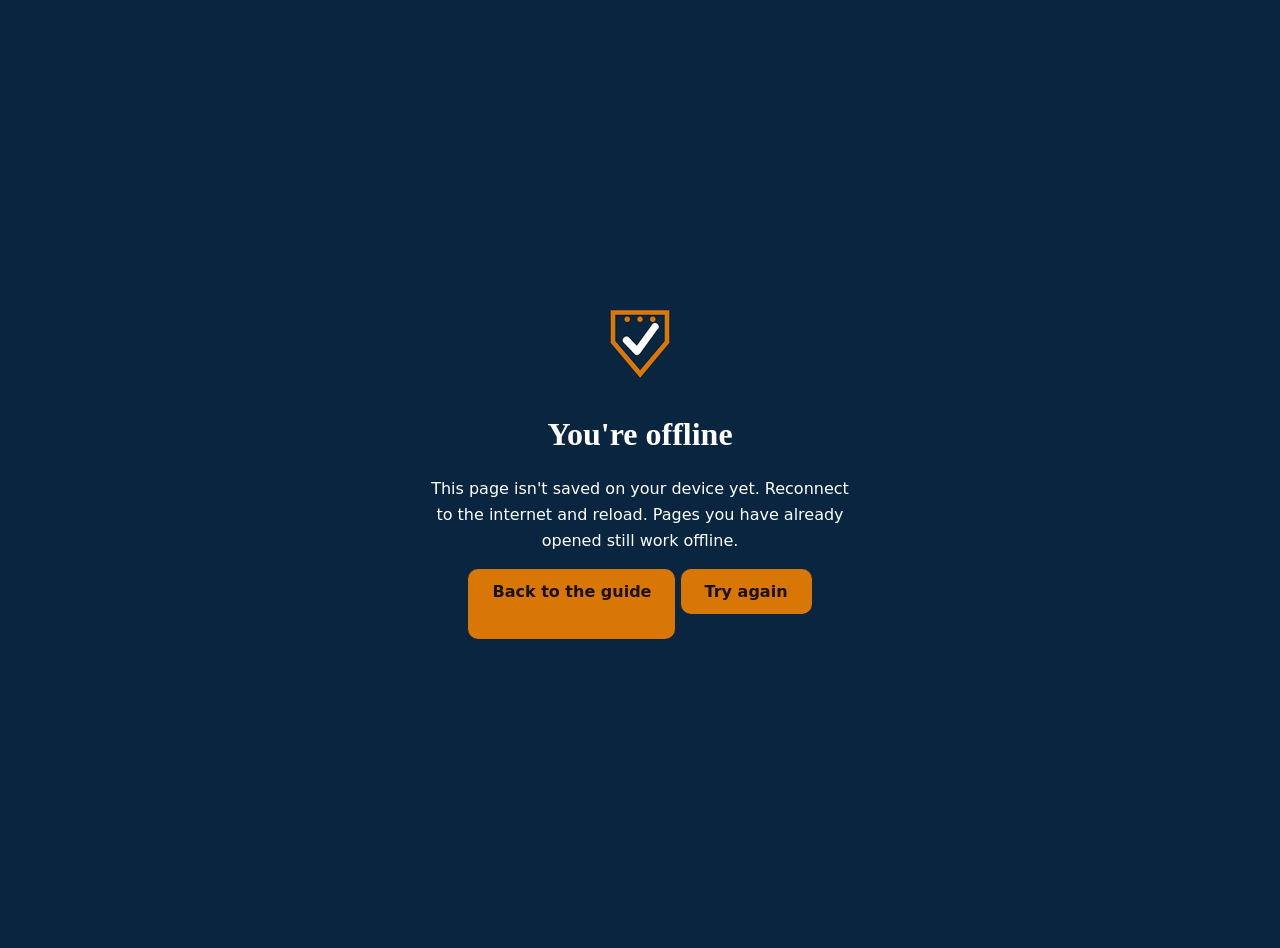
<file: offline.html>
<!DOCTYPE html>
<html lang="en">
<head>
<meta charset="utf-8">
<meta name="viewport" content="width=device-width, initial-scale=1, viewport-fit=cover">
<title>Offline | Kapitan Guide</title>
<meta name="theme-color" content="#0A2540">
<style>
  :root{color-scheme:light dark}
  body{margin:0;min-height:100vh;display:flex;align-items:center;justify-content:center;padding:24px;font:16px/1.6 system-ui,-apple-system,"Segoe UI",Roboto,sans-serif;background:#0A2540;color:#fff;text-align:center}
  main{max-width:420px}
  h1{font-family:Georgia,serif;margin:.4em 0}
  a,button{display:inline-block;min-height:44px;padding:11px 22px;border-radius:10px;border:2px solid #D97706;background:#D97706;color:#1a1000;font:600 1rem system-ui,sans-serif;text-decoration:none;cursor:pointer}
  img{border-radius:18px}
</style>
</head>
<body>
<main>
  <img src="icons/icon-96.png" width="96" height="96" alt="">
  <h1>You're offline</h1>
  <p>This page isn't saved on your device yet. Reconnect to the internet and reload. Pages you have already opened still work offline.</p>
  <p><a href="./">Back to the guide</a> <button type="button" onclick="location.reload()">Try again</button></p>
</main>
</body>
</html>
</file>
<file: css/styles.css>
:root{
  --navy:#0A2540; --navy-2:#12365c; --gold:#D97706; --gold-d:#B45309;
  --bg:#f6f7f9; --surface:#ffffff; --surface-2:#eef1f5; --text:#14202e; --muted:#4b5a6b;
  --border:#d5dbe3; --ok:#0f6b3b; --bad:#b42318; --warn-bg:#fff4e0; --warn-bd:#e0a040; --info-bg:#e8f1fb; --info-bd:#7aa7d8;
  --link:#0b57a4; --btn-bg:#0A2540; --btn-fg:#ffffff; --focus:#D97706;
  --sat:env(safe-area-inset-top,0px); --sab:env(safe-area-inset-bottom,0px);
  --sal:env(safe-area-inset-left,0px); --sar:env(safe-area-inset-right,0px);
  --nav-h:64px; --radius:14px; --shadow:0 1px 2px rgba(10,37,64,.08),0 4px 14px rgba(10,37,64,.07);
}
[data-theme="dark"]{
  --bg:#07131f; --surface:#0f2236; --surface-2:#142b44; --text:#e8eef5; --muted:#a9b8c8;
  --border:#27425c; --ok:#5ad08f; --bad:#ff8a80; --warn-bg:#3a2a0c; --warn-bd:#b77a1b; --info-bg:#0e2a47; --info-bd:#2f6aa8;
  --link:#7db8ff; --btn-bg:#D97706; --btn-fg:#14100a; --shadow:0 1px 2px rgba(0,0,0,.4),0 4px 14px rgba(0,0,0,.35);
}
*,*::before,*::after{box-sizing:border-box}
html{scroll-behavior:smooth;scroll-padding-top:calc(72px + var(--sat));-webkit-text-size-adjust:100%}
body{margin:0;font:16px/1.6 system-ui,-apple-system,"Segoe UI",Roboto,"Helvetica Neue",Arial,sans-serif;background:var(--bg);color:var(--text);overflow-x:hidden;
  padding-left:var(--sal);padding-right:var(--sar);padding-bottom:calc(var(--nav-h) + var(--sab))}
img{max-width:100%;height:auto}
a{color:var(--link)}
h1,h2,h3{line-height:1.2;margin:0 0 .6em;font-family:Georgia,"Times New Roman",serif;color:var(--text)}
h1{font-size:clamp(1.8rem,6vw,3rem);color:var(--text)}
h2{font-size:clamp(1.4rem,4.5vw,2rem)}
h3{font-size:1.15rem}
p{margin:0 0 1em}
ul,ol{padding-left:1.2em;margin:0 0 1em}
li{margin-bottom:.4em}
.wrap{width:100%;max-width:1100px;margin:0 auto;padding:0 16px}
.muted{color:var(--muted)} .small{font-size:.875rem}
.skip{position:absolute;left:-999px;top:0;background:var(--gold);color:#000;padding:.6em 1em;z-index:100}
.skip:focus{left:8px;top:8px}
:focus-visible{outline:3px solid var(--focus);outline-offset:2px;border-radius:4px}

.site-header{position:sticky;top:0;z-index:50;background:var(--navy);color:#fff;padding-top:var(--sat);border-bottom:3px solid var(--gold)}
.header-inner{max-width:1100px;margin:0 auto;display:flex;align-items:center;gap:12px;padding:8px 16px;min-height:56px}
.brand{display:flex;align-items:center;gap:10px;color:#fff;text-decoration:none;min-height:44px}
.brand-logo{border-radius:8px}
.brand-text{display:flex;flex-direction:column;line-height:1.15}
.brand-text small{color:#c9d6e4;font-size:.72rem}
.top-nav{display:none;margin-left:auto;gap:4px}
.top-nav a{color:#fff;text-decoration:none;padding:10px 12px;border-radius:8px;min-height:44px;display:inline-flex;align-items:center}
.top-nav a:hover{background:rgba(255,255,255,.12)}
.header-actions{display:flex;align-items:center;gap:8px;margin-left:auto}
.icon-btn{width:44px;height:44px;border-radius:50%;border:1px solid rgba(255,255,255,.35);background:transparent;color:#fff;display:inline-flex;align-items:center;justify-content:center;cursor:pointer}
.icon-btn:hover{background:rgba(255,255,255,.14)}
.net-badge{display:inline-flex;align-items:center;gap:6px;font-size:.75rem;padding:4px 10px;border-radius:999px;background:rgba(255,255,255,.14);color:#fff;white-space:nowrap}
.net-badge .dot{width:8px;height:8px;border-radius:50%;background:#4ade80}
.net-badge.offline .dot{background:#fbbf24}

.banner{display:flex;flex-wrap:wrap;gap:8px 12px;align-items:center;justify-content:space-between;padding:10px 16px;font-size:.95rem}
.banner[hidden],[hidden]{display:none!important}
.banner-update{background:var(--gold);color:#1a1000}
.banner-install{background:var(--surface-2);border-bottom:1px solid var(--border)}
.banner-actions{display:flex;gap:8px}

.btn{display:inline-flex;align-items:center;justify-content:center;min-height:44px;min-width:44px;padding:10px 20px;border-radius:10px;border:2px solid var(--btn-bg);background:var(--btn-bg);color:var(--btn-fg);font:600 1rem/1 inherit;font-family:inherit;text-decoration:none;cursor:pointer}
.btn:hover{filter:brightness(1.12)}
.btn-sm{padding:8px 14px;font-size:.9rem}
.btn-outline{background:transparent;color:var(--text);border-color:var(--text)}
.btn-ghost{background:transparent;color:var(--text);border-color:transparent;text-decoration:underline}
.btn-row,.cta-row{display:flex;flex-wrap:wrap;gap:10px;margin:14px 0}

.hero{background:linear-gradient(160deg,var(--surface) 0%,var(--surface-2) 100%);padding:36px 0 28px;border-bottom:1px solid var(--border)}
.eyebrow{text-transform:uppercase;letter-spacing:.12em;font-size:.78rem;color:var(--gold-d);font-weight:700;margin-bottom:.6em}
[data-theme="dark"] .eyebrow{color:#f5a742}
.lead{font-size:1.1rem;max-width:62ch}
.stats{display:grid;grid-template-columns:repeat(2,1fr);gap:10px;margin:20px 0 0}
.stats div{background:var(--surface);border:1px solid var(--border);border-radius:var(--radius);padding:12px 14px}
.stats dt{font-size:.78rem;color:var(--muted)} .stats dd{margin:0;font:700 1.4rem Georgia,serif;color:var(--text)}

.section{padding:36px 0}
.section.alt{background:var(--surface-2)}
.grid{display:grid;gap:16px}
.card{background:var(--surface);border:1px solid var(--border);border-radius:var(--radius);padding:18px;box-shadow:var(--shadow)}
.card h3{margin-top:0}

.alert{border-radius:12px;padding:12px 14px;border:1px solid;margin:14px 0;font-size:.95rem}
.alert-warn{background:var(--warn-bg);border-color:var(--warn-bd)}
.alert-info{background:var(--info-bg);border-color:var(--info-bd)}

.timeline{list-style:none;padding:0;margin:0 0 18px;border-left:3px solid var(--gold);padding-left:16px}
.timeline li{margin-bottom:12px}
.ticks,.cross{list-style:none;padding:0}
.ticks li,.cross li{padding-left:1.7em;position:relative}
.ticks li::before{content:"\2713";position:absolute;left:0;color:var(--ok);font-weight:700}
.cross li::before{content:"\2715";position:absolute;left:0;color:var(--bad);font-weight:700}

.form{display:grid;gap:14px}
.field{display:flex;flex-direction:column;gap:6px;border:0;padding:0;margin:0;min-width:0}
fieldset.field{border:1px solid var(--border);border-radius:10px;padding:10px 12px}
legend{font-weight:600;padding:0 6px}
label{font-weight:600}
input[type=date],input[type=search],input[type=number],select{font:inherit;color:var(--text);background:var(--surface);border:2px solid var(--border);border-radius:10px;padding:10px 12px;min-height:44px;width:100%}
.check{display:flex;gap:10px;align-items:flex-start;font-weight:400;min-height:44px;padding:8px 0;cursor:pointer}
.check input{width:22px;height:22px;flex:0 0 22px;margin-top:2px;accent-color:var(--gold-d)}

.result{margin-top:18px;border-radius:var(--radius);padding:18px;border:2px solid;background:var(--surface)}
.result.pass{border-color:var(--ok)} .result.fail{border-color:var(--bad)} .result.maybe{border-color:var(--gold)}
.result h3{margin-top:0}
.result ul{margin:.4em 0 0}

.progress{height:14px;border-radius:999px;background:var(--surface-2);border:1px solid var(--border);overflow:hidden}
.progress span{display:block;height:100%;width:0;background:var(--gold);transition:width .3s}
.progress-wrap{margin:12px 0 18px}
.ck-group{margin-bottom:16px}
.ck-group h3{margin-bottom:.4em}
.ck-item{background:var(--surface);border:1px solid var(--border);border-radius:12px;padding:6px 12px;margin-bottom:8px}
.ck-item .check{margin:0}
.ck-item .note{margin:0 0 8px 32px;font-size:.88rem;color:var(--muted)}
.ck-item input:checked + span{text-decoration:line-through;opacity:.75}
.calc{margin-top:26px;display:grid;gap:12px}
.calc-out{font-size:1.15rem;margin:0}

.toolbar{display:grid;gap:12px;margin:16px 0}
.dir-grid{list-style:none;padding:0;margin:0 0 18px;display:grid;gap:12px;grid-template-columns:1fr}
.dir-card{background:var(--surface);border:1px solid var(--border);border-radius:12px;padding:14px;display:flex;flex-direction:column;gap:6px}
.dir-card h3{margin:0;font-size:1.05rem}
.dir-card .meta{font-size:.85rem;color:var(--muted);margin:0}
.dir-card .row{display:flex;gap:8px;flex-wrap:wrap;margin-top:6px}
.tag{display:inline-block;font-size:.72rem;font-weight:700;background:var(--gold);color:#1a1000;border-radius:999px;padding:2px 9px}

.site-footer{padding:22px 0;border-top:1px solid var(--border);color:var(--muted)}
.bottom-nav{position:fixed;left:0;right:0;bottom:0;z-index:40;display:flex;background:var(--navy);padding-bottom:var(--sab);border-top:2px solid var(--gold)}
.bottom-nav a{flex:1;min-height:var(--nav-h);min-width:44px;display:flex;flex-direction:column;align-items:center;justify-content:center;gap:2px;color:#e8eef5;text-decoration:none;font-size:.68rem}
.bottom-nav svg{width:22px;height:22px}
.bottom-nav a:hover,.bottom-nav a.active{background:rgba(255,255,255,.12);color:#fff}
.bottom-nav a.active{box-shadow:inset 0 3px 0 var(--gold)}

.modal{position:fixed;inset:0;z-index:90;background:rgba(0,0,0,.6);display:flex;align-items:center;justify-content:center;padding:16px}
.modal-box{background:var(--surface);color:var(--text);border-radius:var(--radius);padding:22px;max-width:420px;width:100%}

@media (min-width:640px){
  .stats{grid-template-columns:repeat(4,1fr)}
  .grid.two{grid-template-columns:repeat(2,1fr)}
  .toolbar{grid-template-columns:1fr auto auto;align-items:end}
  .dir-grid{grid-template-columns:repeat(2,1fr)}
}
@media (min-width:900px){
  body{padding-bottom:0}
  .bottom-nav{display:none}
  .top-nav{display:flex}
  .header-actions{margin-left:0}
  .dir-grid{grid-template-columns:repeat(3,1fr)}
  .hero{padding:56px 0 40px}
}
@media (max-width:360px){.brand-text small{display:none}.net-badge #net-text{display:none}}
@media (prefers-reduced-motion:reduce){*,*::before,*::after{animation:none!important;transition:none!important;scroll-behavior:auto!important}}
@media print{
  .site-header,.bottom-nav,.banner,.no-print,.skip,.toolbar,.modal,.hero .cta-row{display:none!important}
  body{background:#fff;color:#000;padding:0;font-size:11pt}
  .section,.section.alt,.hero{background:#fff;padding:12px 0}
  .card,.ck-item,.dir-card{box-shadow:none;border:1px solid #888;break-inside:avoid}
  a{color:#000;text-decoration:none}
}

/* ---- v1.1 additions ---- */
html{font-size:100%}
.sr-only{position:absolute;width:1px;height:1px;overflow:hidden;clip:rect(0,0,0,0);white-space:nowrap}
.header-inner{flex-wrap:wrap}
.header-actions{flex-wrap:wrap;justify-content:flex-end}
.txt-btn{font:700 .85rem system-ui,sans-serif;border-radius:10px;width:auto;min-width:44px;padding:0 8px}
.icon-btn:focus-visible,.top-nav a:focus-visible,.bottom-nav a:focus-visible{outline-color:#fff}
.bottom-nav a{font-size:.62rem;min-width:44px;padding:0 2px}
.cd-card{text-align:center}
.cd-grid{display:grid;grid-template-columns:repeat(4,1fr);gap:8px;margin-bottom:10px}
.cd-box{background:var(--surface-2);border:1px solid var(--border);border-radius:12px;padding:10px 2px;display:flex;flex-direction:column;gap:2px}
.cd-box span{font:700 clamp(1.4rem,7vw,2.6rem)/1 Georgia,serif;color:var(--text);font-variant-numeric:tabular-nums}
.cd-box small{color:var(--muted);font-size:.72rem}
.timeline li .when{display:inline-block;font-weight:700;color:var(--gold-d)}
[data-theme="dark"] .timeline li .when{color:#f5a742}
.timeline li.past{opacity:.65}
.chip-row{display:flex;flex-wrap:wrap;gap:8px}
.chip{min-height:44px;padding:8px 14px;border-radius:999px;border:2px solid var(--border);background:var(--surface);color:var(--text);font:600 .9rem inherit;font-family:inherit;cursor:pointer}
.chip:hover{border-color:var(--gold)}
.budget-sum{display:grid;grid-template-columns:repeat(2,1fr);gap:10px}
.budget-sum div{background:var(--surface-2);border-radius:10px;padding:10px 12px;display:flex;flex-direction:column}
.budget-sum small{color:var(--muted)} .budget-sum strong{font-size:1.15rem}
.err{color:var(--bad);margin:0}
input[type=text]{font:inherit;color:var(--text);background:var(--surface);border:2px solid var(--border);border-radius:10px;padding:10px 12px;min-height:44px;width:100%}
.table-wrap{overflow-x:auto;margin:14px 0}
.tx-table{width:100%;border-collapse:collapse;background:var(--surface);font-size:.92rem}
.tx-table th,.tx-table td{border-bottom:1px solid var(--border);padding:8px 10px;text-align:left;vertical-align:top}
.tx-table .num{text-align:right;white-space:nowrap}
.tx-table .rm{min-height:44px;min-width:44px;border:0;background:transparent;color:var(--bad);font-weight:700;cursor:pointer}
.steps{counter-reset:s;list-style:none;padding:0}
.steps li{counter-increment:s;position:relative;padding:12px 14px 12px 52px;background:var(--surface);border:1px solid var(--border);border-radius:12px;margin-bottom:10px}
.steps li::before{content:counter(s);position:absolute;left:12px;top:12px;width:28px;height:28px;border-radius:50%;background:var(--gold);color:#1a1000;font-weight:700;display:flex;align-items:center;justify-content:center}
.site-footer .wrap{display:flex;flex-wrap:wrap;gap:10px;align-items:center;justify-content:space-between}
.site-footer p{margin:0}
.dir-card .tag.d2{background:var(--navy-2);color:#fff}
[data-theme="dark"] .dir-card .tag.d2{background:#2f6aa8}
@media (min-width:900px){.header-inner{flex-wrap:nowrap}.cd-grid{max-width:560px;margin:0 auto 10px}}
@media (min-width:640px){.budget-sum{grid-template-columns:repeat(4,1fr)}}
@media (max-width:640px){.header-actions{width:100%;justify-content:space-between}.header-inner{padding-bottom:6px}}
html{scroll-padding-top:calc(110px + var(--sat))}
@media (min-width:900px){html{scroll-padding-top:calc(72px + var(--sat))}}
.print-only{display:none}
@media print{
  body.print-soce > *:not(#soce-print){display:none!important}
  body.print-soce #soce-print{display:block!important;padding:16px}
  body.print-soce #soce-print h1{font-size:18pt}
  .tx-table th,.tx-table td{border:1px solid #888}
}
</file>
